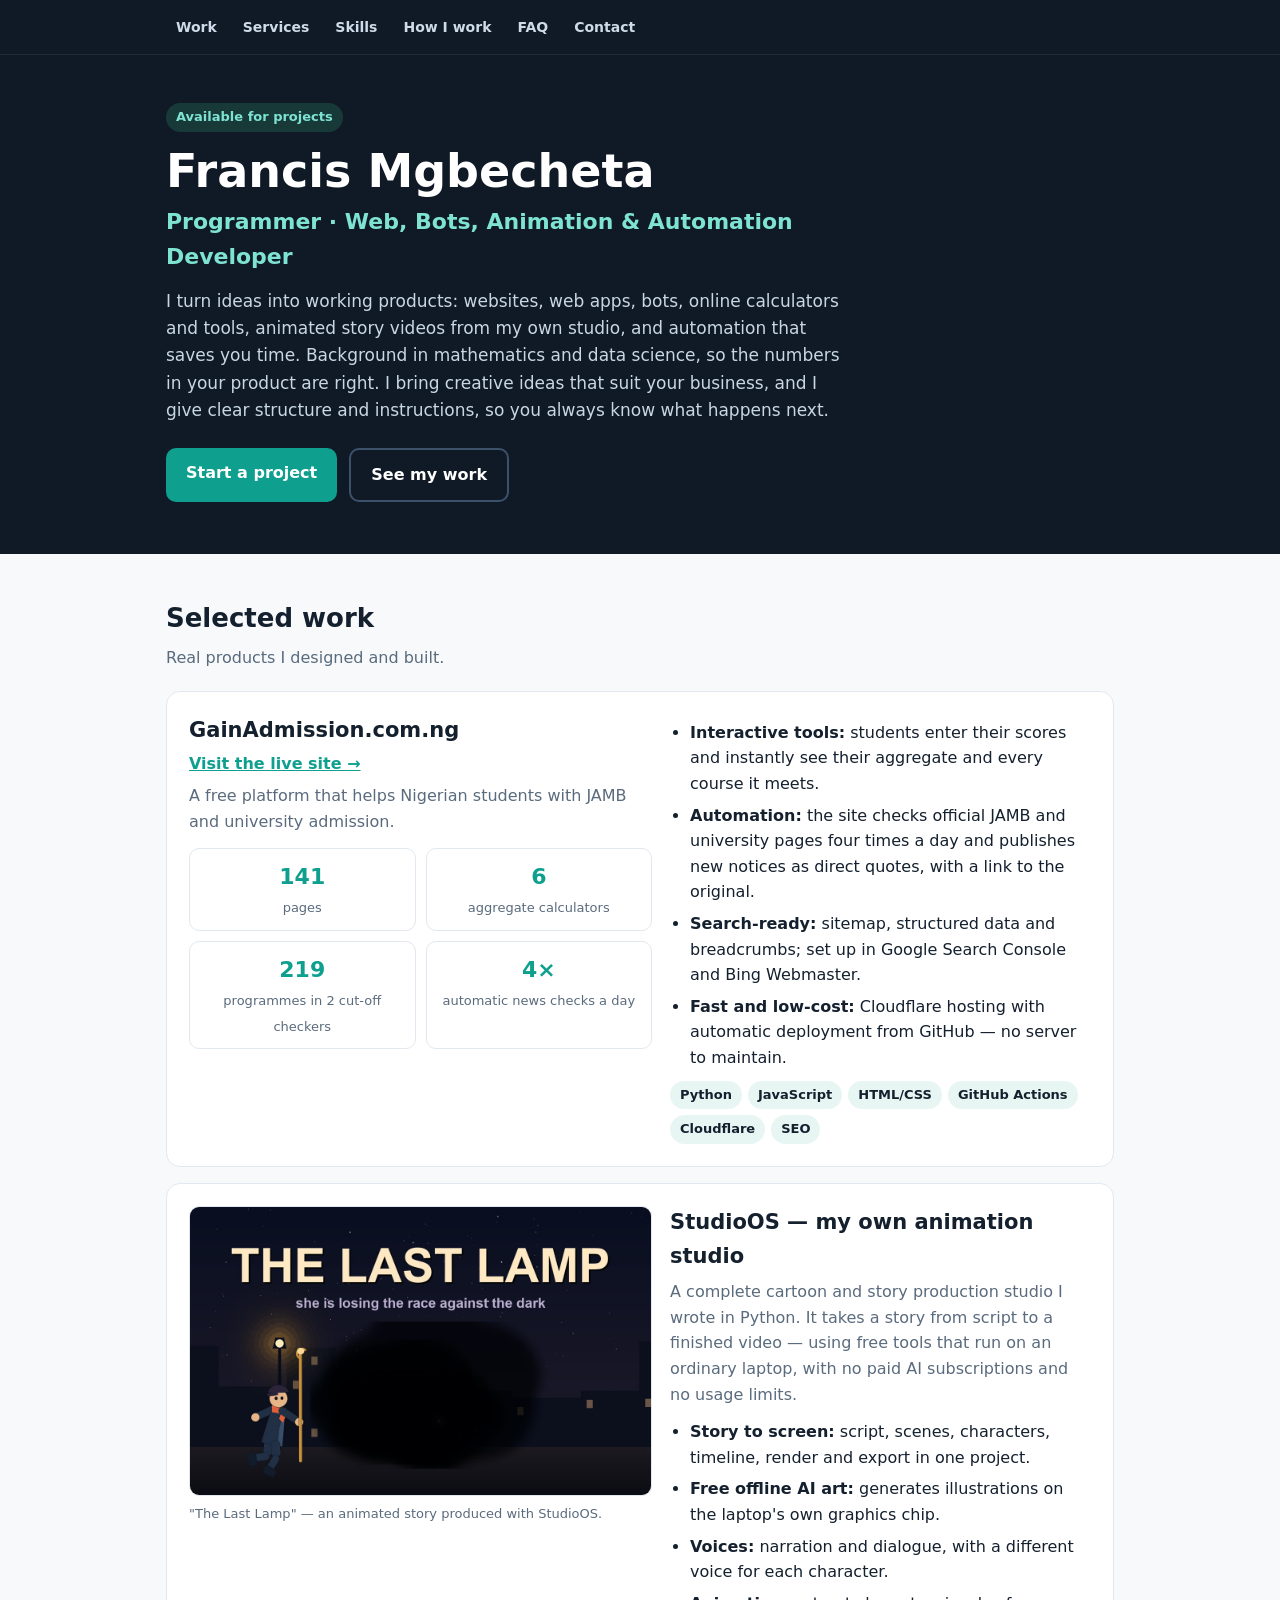
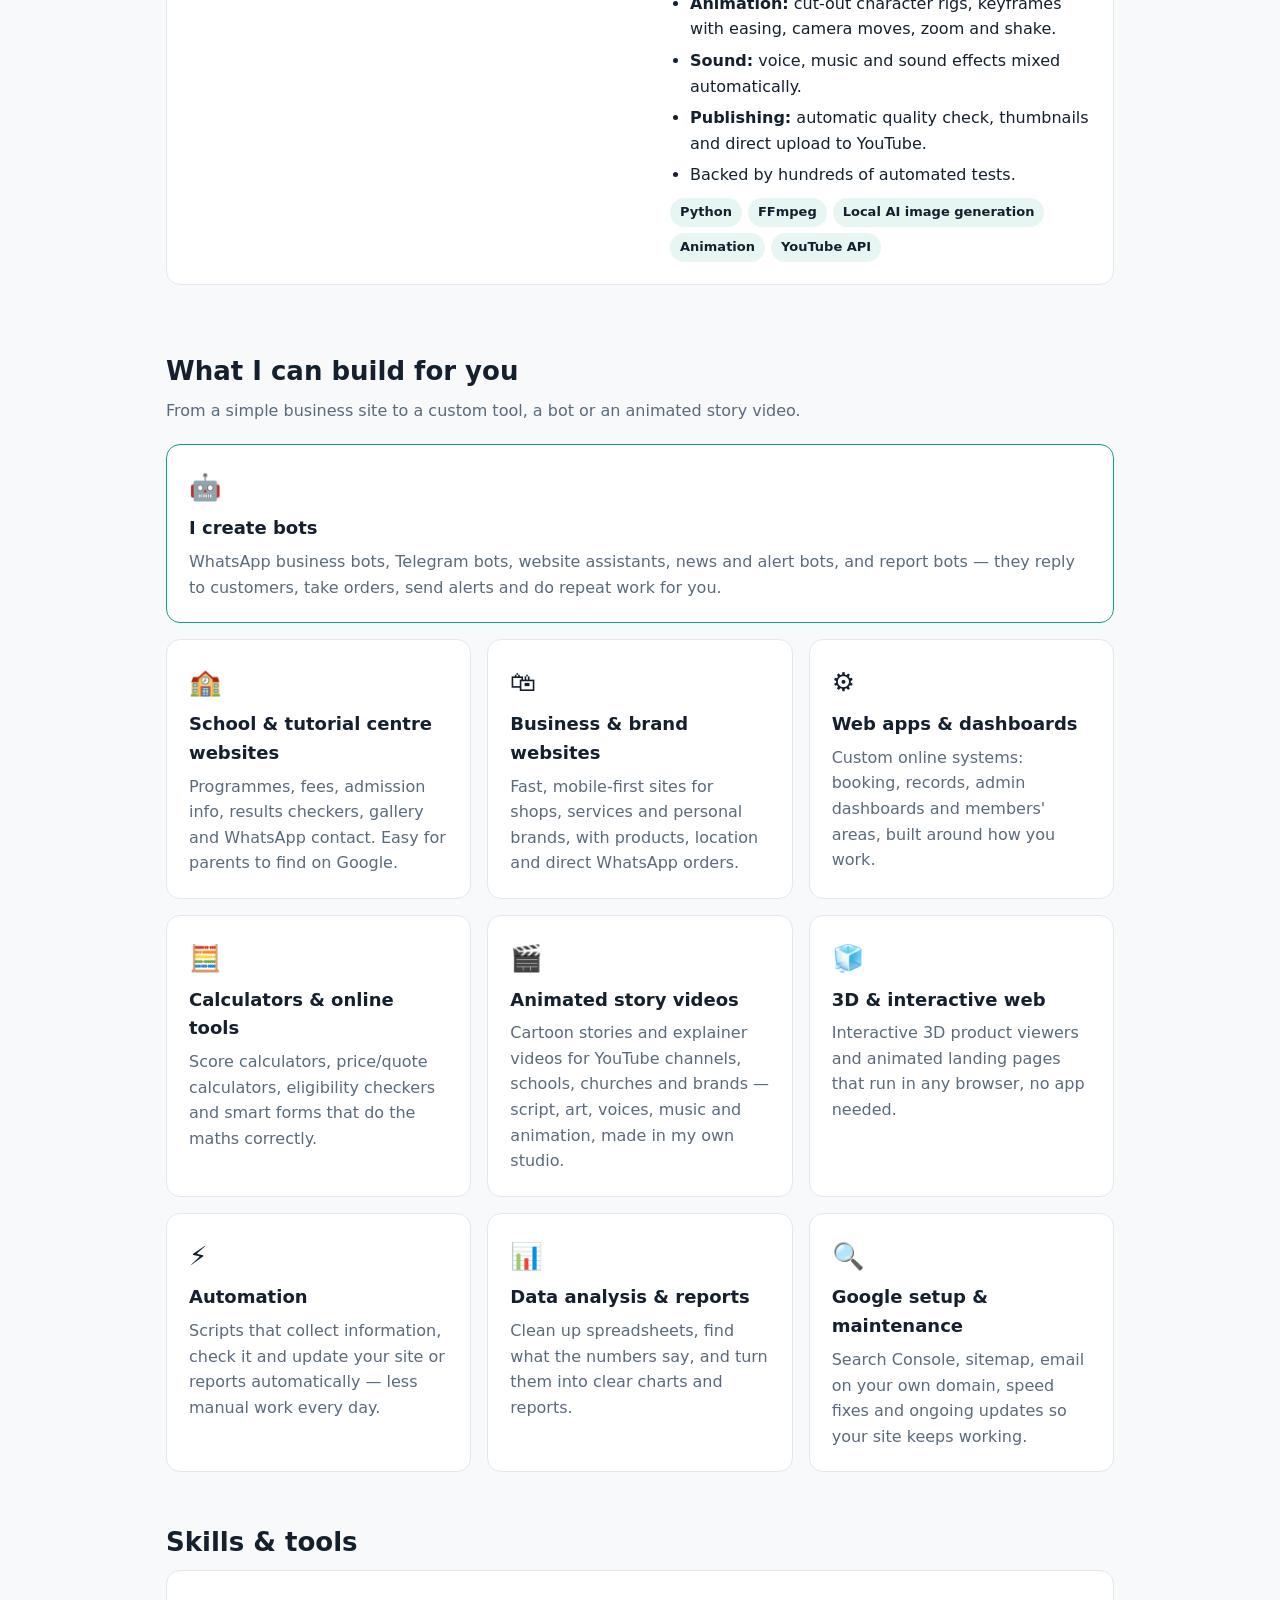
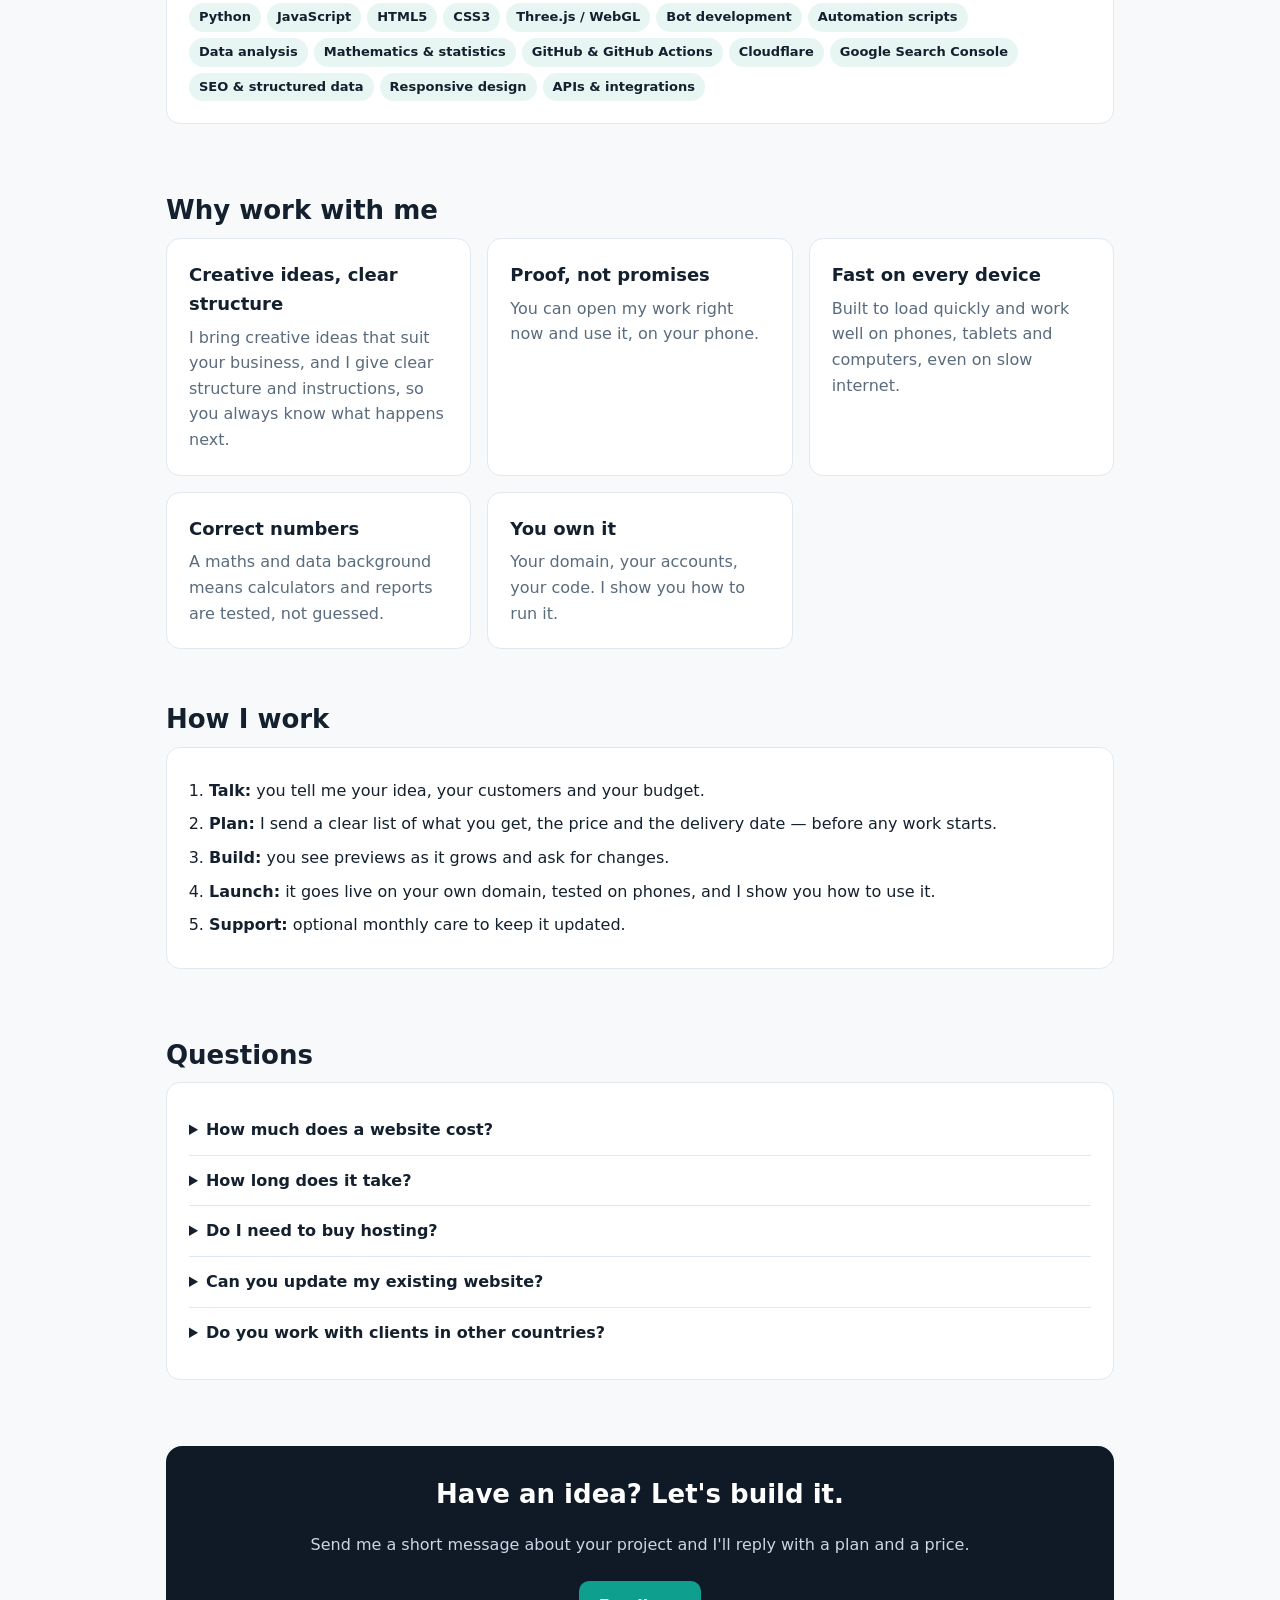
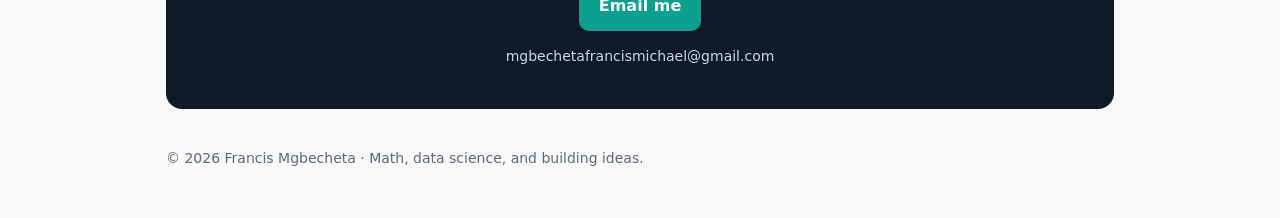
<file: index.html>
<!doctype html>
<html lang="en">
<head>
<meta charset="utf-8">
<meta name="viewport" content="width=device-width, initial-scale=1">
<title>Francis Mgbecheta - Programmer, Websites, Bots &amp; Animation</title>
<meta name="description" content="Francis Mgbecheta creates websites, web apps, WhatsApp and Telegram bots, animated story videos and automation for schools, businesses and brands.">
<meta name="theme-color" content="#101a27">
<meta name="google-site-verification" content="eNHWQXhq4BvRAp8rcFWzObpg0qTAF7cjEQhYA7HCT9s" />
<link rel="canonical" href="https://scottfrancis90.github.io/">
<link rel="icon" type="image/png" href="img/icon.png">
<link rel="apple-touch-icon" href="img/icon.png">

<!-- Open Graph: link card on WhatsApp, Facebook, LinkedIn -->
<meta property="og:type" content="website">
<meta property="og:site_name" content="Francis Mgbecheta">
<meta property="og:locale" content="en_GB">
<meta property="og:url" content="https://scottfrancis90.github.io/">
<meta property="og:title" content="Francis Mgbecheta - Programmer, Websites, Bots &amp; Animation">
<meta property="og:description" content="I create websites, bots, animated videos and automation. See my work.">
<meta property="og:image" content="https://scottfrancis90.github.io/img/share.jpg">
<meta property="og:image:type" content="image/jpeg">
<meta property="og:image:width" content="1200">
<meta property="og:image:height" content="630">
<meta property="og:image:alt" content="Francis Mgbecheta: websites, bots and animation">

<!-- Twitter / X card -->
<meta name="twitter:card" content="summary_large_image">
<meta name="twitter:title" content="Francis Mgbecheta - Programmer, Websites, Bots &amp; Animation">
<meta name="twitter:description" content="I create websites, bots, animated videos and automation. See my work.">
<meta name="twitter:image" content="https://scottfrancis90.github.io/img/share.jpg">
<meta name="twitter:image:alt" content="Francis Mgbecheta: websites, bots and animation">

<!-- JSON-LD: tells Google who this site is about -->
<script type="application/ld+json">
{
  "@context": "https://schema.org",
  "@graph": [
    {
      "@type": "WebSite",
      "@id": "https://scottfrancis90.github.io/#website",
      "url": "https://scottfrancis90.github.io/",
      "name": "Francis Mgbecheta",
      "publisher": {"@id": "https://scottfrancis90.github.io/#person"}
    },
    {
      "@type": "Person",
      "@id": "https://scottfrancis90.github.io/#person",
      "name": "Francis Mgbecheta",
      "url": "https://scottfrancis90.github.io/",
      "image": "https://scottfrancis90.github.io/img/share.jpg",
      "jobTitle": "Web, Bot, Animation and Automation Developer",
      "knowsAbout": ["Website development", "Bot development", "WhatsApp bots", "Telegram bots", "Animation", "Automation", "Data analysis"]
    }
  ]
}
</script>
<style>
:root {
  --bg: #f7f9fb; --card: #ffffff; --text: #14202e; --muted: #5a6b7d; --line: #e2e8ef;
  --brand: #0e9f8e; --brand-dark: #0b7f72; --navy: #101a27; --chip: #e7f6f3;
}
@media (prefers-color-scheme: dark) {
  :root { --bg: #0f1722; --card: #172231; --text: #e8eef5; --muted: #9fb0c3; --line: #263547;
          --brand: #22c3ae; --brand-dark: #1aa794; --navy: #0a1119; --chip: #173a39; }
}
* { box-sizing: border-box; }
html { scroll-behavior: smooth; }
body { margin: 0; background: var(--bg); color: var(--text);
  font: 16px/1.6 system-ui, -apple-system, "Segoe UI", Roboto, Arial, sans-serif; }
.wrap { max-width: 980px; margin: 0 auto; padding: 0 16px; }
nav.top { position: sticky; top: 0; z-index: 5; background: var(--navy); border-bottom: 1px solid #1f2c3c; }
nav.top .wrap { display: flex; gap: 6px; overflow-x: auto; white-space: nowrap; padding-top: 10px; padding-bottom: 10px; scrollbar-width: none; }
nav.top a { color: #cfdbe8; text-decoration: none; font-size: 14px; font-weight: 600; padding: 6px 10px; border-radius: 8px; }
nav.top a:hover { background: #1c2a3b; color: #fff; }
header { background: var(--navy); color: #fff; padding: 48px 0 52px; }
.tag { display: inline-block; background: #173a39; color: #7ee3d3; font-size: 13px; font-weight: 700; padding: 4px 10px; border-radius: 999px; margin-bottom: 14px; }
header h1 { margin: 0 0 6px; font-size: clamp(30px, 6.5vw, 46px); line-height: 1.12; }
header .role { margin: 0 0 14px; font-size: clamp(18px, 3.6vw, 22px); color: #7ee3d3; font-weight: 700; }
header p { margin: 0; color: #c9d6e4; font-size: 17px; max-width: 680px; }
.btns { margin-top: 24px; display: flex; flex-wrap: wrap; gap: 12px; }
.btn { display: inline-block; padding: 12px 20px; border-radius: 10px; font-weight: 700; text-decoration: none; }
.btn-main { background: var(--brand); color: #fff; }
.btn-main:hover { background: var(--brand-dark); }
.btn-ghost { border: 2px solid #3c516a; color: #fff; }
section { padding: 44px 0 6px; }
h2 { font-size: 26px; margin: 0 0 6px; }
.sub { color: var(--muted); margin: 0 0 20px; }
.card { background: var(--card); border: 1px solid var(--line); border-radius: 14px; padding: 22px; margin-bottom: 16px; }
.project { display: grid; gap: 18px; }
@media (min-width: 760px) { .project.two { grid-template-columns: 1.1fr 1fr; align-items: start; } }
.shot { width: 100%; border-radius: 10px; border: 1px solid var(--line); background: linear-gradient(135deg, #12304a, #0e9f8e); aspect-ratio: 16 / 10; object-fit: cover; display: block; }
.shot-ph { display: flex; align-items: center; justify-content: center; color: #e8fff9; font-weight: 800; font-size: 22px; text-align: center; padding: 16px; }
.project h3 { margin: 0 0 4px; font-size: 21px; }
.project .link { color: var(--brand); font-weight: 700; }
.lede { color: var(--muted); margin: 6px 0 12px; }
.chips { display: flex; flex-wrap: wrap; gap: 6px; margin: 10px 0 0; padding: 0; list-style: none; }
.chips li { background: var(--chip); color: var(--text); font-size: 13px; font-weight: 600; padding: 4px 10px; border-radius: 999px; margin: 0; }
.stats { display: grid; grid-template-columns: repeat(2, 1fr); gap: 10px; margin: 14px 0; }
.stat { border: 1px solid var(--line); border-radius: 10px; padding: 10px; text-align: center; }
.stat b { display: block; font-size: 22px; color: var(--brand); }
.stat span { font-size: 13px; color: var(--muted); }
ul.list { padding-left: 20px; margin: 0; }
ul.list li { margin: 6px 0; }
.grid { display: grid; grid-template-columns: repeat(auto-fit, minmax(250px, 1fr)); gap: 16px; }
.grid .card { margin: 0; }
.grid .card h3 { margin: 0 0 6px; font-size: 18px; }
.grid .card p { margin: 0; color: var(--muted); }
.grid .featured { grid-column: 1 / -1; border-color: var(--brand); }
.icon { font-size: 26px; display: block; margin-bottom: 6px; }
ol.steps { padding-left: 20px; margin: 0; }
ol.steps li { margin: 8px 0; }
details { border-bottom: 1px solid var(--line); padding: 12px 0; }
details:last-child { border-bottom: 0; }
summary { cursor: pointer; font-weight: 700; }
details p { color: var(--muted); margin: 8px 0 0; }
.cta { background: var(--navy); color: #fff; border-radius: 16px; padding: 28px 22px; text-align: center; }
.cta h2 { color: #fff; }
.cta p { color: #c9d6e4; }
footer { padding: 32px 0 48px; color: var(--muted); font-size: 14px; }
a { color: var(--brand); }
</style>
</head>
<body>
<nav class="top" aria-label="Sections">
  <div class="wrap">
    <a href="#work">Work</a>
    <a href="#services">Services</a>
    <a href="#skills">Skills</a>
    <a href="#process">How I work</a>
    <a href="#faq">FAQ</a>
    <a href="#contact">Contact</a>
  </div>
</nav>

<header>
  <div class="wrap">
    <span class="tag">Available for projects</span>
    <h1>Francis Mgbecheta</h1>
    <p class="role">Programmer &middot; Web, Bots, Animation &amp; Automation Developer</p>
    <p>I turn ideas into working products: websites, web apps, bots, online calculators and tools, animated
    story videos from my own studio, and automation that saves you time. Background in mathematics and data science, so the numbers in
    your product are right. I bring creative ideas that suit your business, and I give clear structure and
    instructions, so you always know what happens next.</p>
    <div class="btns">
      <a class="btn btn-main" href="#contact">Start a project</a>
      <a class="btn btn-ghost" href="#work">See my work</a>
    </div>
  </div>
</header>

<main class="wrap">

  <section id="work">
    <h2>Selected work</h2>
    <p class="sub">Real products I designed and built.</p>

    <div class="card project two">
      <div>
        <h3>GainAdmission.com.ng</h3>
        <a class="link" href="https://gainadmission.com.ng/" target="_blank" rel="noopener">Visit the live site &rarr;</a>
        <p class="lede">A free platform that helps Nigerian students with JAMB and university admission.</p>
        <div class="stats">
          <div class="stat"><b>141</b><span>pages</span></div>
          <div class="stat"><b>6</b><span>aggregate calculators</span></div>
          <div class="stat"><b>219</b><span>programmes in 2 cut-off checkers</span></div>
          <div class="stat"><b>4&times;</b><span>automatic news checks a day</span></div>
        </div>
      </div>
      <div>
        <ul class="list">
          <li><strong>Interactive tools:</strong> students enter their scores and instantly see their aggregate and every
          course it meets.</li>
          <li><strong>Automation:</strong> the site checks official JAMB and university pages four times a day and
          publishes new notices as direct quotes, with a link to the original.</li>
          <li><strong>Search-ready:</strong> sitemap, structured data and breadcrumbs; set up in Google Search Console and Bing Webmaster.</li>
          <li><strong>Fast and low-cost:</strong> Cloudflare hosting with automatic deployment from GitHub &mdash; no
          server to maintain.</li>
        </ul>
        <ul class="chips"><li>Python</li><li>JavaScript</li><li>HTML/CSS</li><li>GitHub Actions</li><li>Cloudflare</li><li>SEO</li></ul>
      </div>
    </div>

    <div class="card project two">
      <div>
        <img class="shot" src="img/studioos-last-lamp.jpg" alt="Thumbnail of the animated story The Last Lamp, made with StudioOS">
        <p style="color:var(--muted);font-size:13px;margin:8px 0 0">"The Last Lamp" &mdash; an animated story produced with StudioOS.</p>
      </div>
      <div>
        <h3>StudioOS &mdash; my own animation studio</h3>
        <p class="lede">A complete cartoon and story production studio I wrote in Python. It takes a story from script
        to a finished video &mdash; using free tools that run on an ordinary laptop, with no paid AI
        subscriptions and no usage limits.</p>
        <ul class="list">
          <li><strong>Story to screen:</strong> script, scenes, characters, timeline, render and export in one project.</li>
          <li><strong>Free offline AI art:</strong> generates illustrations on the laptop's own graphics chip.</li>
          <li><strong>Voices:</strong> narration and dialogue, with a different voice for each character.</li>
          <li><strong>Animation:</strong> cut-out character rigs, keyframes with easing, camera moves, zoom and shake.</li>
          <li><strong>Sound:</strong> voice, music and sound effects mixed automatically.</li>
          <li><strong>Publishing:</strong> automatic quality check, thumbnails and direct upload to YouTube.</li>
          <li>Backed by hundreds of automated tests.</li>
        </ul>
        <ul class="chips"><li>Python</li><li>FFmpeg</li><li>Local AI image generation</li><li>Animation</li><li>YouTube API</li></ul>
      </div>
    </div>
  </section>

  <section id="services">
    <h2>What I can build for you</h2>
    <p class="sub">From a simple business site to a custom tool, a bot or an animated story video.</p>
    <div class="grid">
      <div class="card featured"><span class="icon">&#129302;</span><h3>I create bots</h3>
        <p>WhatsApp business bots, Telegram bots, website assistants, news and alert bots, and report bots &mdash; they
        reply to customers, take orders, send alerts and do repeat work for you.</p></div>
      <div class="card"><span class="icon">&#127979;</span><h3>School &amp; tutorial centre websites</h3>
        <p>Programmes, fees, admission info, results checkers, gallery and WhatsApp contact. Easy for parents to find on Google.</p></div>
      <div class="card"><span class="icon">&#128717;</span><h3>Business &amp; brand websites</h3>
        <p>Fast, mobile-first sites for shops, services and personal brands, with products, location and direct WhatsApp orders.</p></div>
      <div class="card"><span class="icon">&#9881;&#65039;</span><h3>Web apps &amp; dashboards</h3>
        <p>Custom online systems: booking, records, admin dashboards and members' areas, built around how you work.</p></div>
      <div class="card"><span class="icon">&#129518;</span><h3>Calculators &amp; online tools</h3>
        <p>Score calculators, price/quote calculators, eligibility checkers and smart forms that do the maths correctly.</p></div>
      <div class="card"><span class="icon">&#127916;</span><h3>Animated story videos</h3>
        <p>Cartoon stories and explainer videos for YouTube channels, schools, churches and brands &mdash; script, art,
        voices, music and animation, made in my own studio.</p></div>
      <div class="card"><span class="icon">&#129482;</span><h3>3D &amp; interactive web</h3>
        <p>Interactive 3D product viewers and animated landing pages that run in any browser, no app needed.</p></div>
      <div class="card"><span class="icon">&#9889;</span><h3>Automation</h3>
        <p>Scripts that collect information, check it and update your site or reports automatically &mdash; less manual work every day.</p></div>
      <div class="card"><span class="icon">&#128202;</span><h3>Data analysis &amp; reports</h3>
        <p>Clean up spreadsheets, find what the numbers say, and turn them into clear charts and reports.</p></div>
      <div class="card"><span class="icon">&#128269;</span><h3>Google setup &amp; maintenance</h3>
        <p>Search Console, sitemap, email on your own domain, speed fixes and ongoing updates so your site keeps working.</p></div>
    </div>
  </section>

  <section id="skills">
    <h2>Skills &amp; tools</h2>
    <div class="card">
      <ul class="chips">
        <li>Python</li><li>JavaScript</li><li>HTML5</li><li>CSS3</li><li>Three.js / WebGL</li><li>Bot development</li><li>Automation scripts</li>
        <li>Data analysis</li><li>Mathematics &amp; statistics</li><li>GitHub &amp; GitHub Actions</li><li>Cloudflare</li>
        <li>Google Search Console</li><li>SEO &amp; structured data</li><li>Responsive design</li><li>APIs &amp; integrations</li>
      </ul>
    </div>
  </section>

  <section>
    <h2>Why work with me</h2>
    <div class="grid">
      <div class="card"><h3>Creative ideas, clear structure</h3><p>I bring creative ideas that suit your business, and I give clear structure and instructions, so you always know what happens next.</p></div>
      <div class="card"><h3>Proof, not promises</h3><p>You can open my work right now and use it, on your phone.</p></div>
      <div class="card"><h3>Fast on every device</h3><p>Built to load quickly and work well on phones, tablets and computers, even on slow internet.</p></div>
      <div class="card"><h3>Correct numbers</h3><p>A maths and data background means calculators and reports are tested, not guessed.</p></div>
      <div class="card"><h3>You own it</h3><p>Your domain, your accounts, your code. I show you how to run it.</p></div>
    </div>
  </section>

  <section id="process">
    <h2>How I work</h2>
    <div class="card">
      <ol class="steps">
        <li><strong>Talk:</strong> you tell me your idea, your customers and your budget.</li>
        <li><strong>Plan:</strong> I send a clear list of what you get, the price and the delivery date &mdash; before any work starts.</li>
        <li><strong>Build:</strong> you see previews as it grows and ask for changes.</li>
        <li><strong>Launch:</strong> it goes live on your own domain, tested on phones, and I show you how to use it.</li>
        <li><strong>Support:</strong> optional monthly care to keep it updated.</li>
      </ol>
    </div>
  </section>

  <section id="faq">
    <h2>Questions</h2>
    <div class="card">
      <details><summary>How much does a website cost?</summary>
        <p>It depends on the number of pages and features. Tell me what you need and I'll send a fixed price before I start &mdash; no surprises.</p></details>
      <details><summary>How long does it take?</summary>
        <p>A simple business or school site usually takes days, not months. Bigger apps and 3D projects get a clear timeline in the plan.</p></details>
      <details><summary>Do I need to buy hosting?</summary>
        <p>Often not. Many sites can run on free or very low-cost hosting. You will usually only need your own domain name.</p></details>
      <details><summary>Can you update my existing website?</summary>
        <p>Yes &mdash; I can fix, speed up, redesign or add tools to an existing site.</p></details>
      <details><summary>Do you work with clients in other countries?</summary>
        <p>Yes. I work remotely and communicate by email or WhatsApp.</p></details>
    </div>
  </section>

  <section id="contact">
    <div class="cta">
      <h2>Have an idea? Let's build it.</h2>
      <p>Send me a short message about your project and I'll reply with a plan and a price.</p>
      <div class="btns" style="justify-content:center">
        <a class="btn btn-main" href="mailto:mgbechetafrancismichael@gmail.com?subject=Project%20enquiry">Email me</a>
      </div>
      <p style="margin-top:14px;font-size:14px">mgbechetafrancismichael@gmail.com</p>
    </div>
  </section>
</main>

<footer>
  <div class="wrap">&copy; 2026 Francis Mgbecheta &middot; Math, data science, and building ideas.</div>
</footer>
</body>
</html>
</file>
